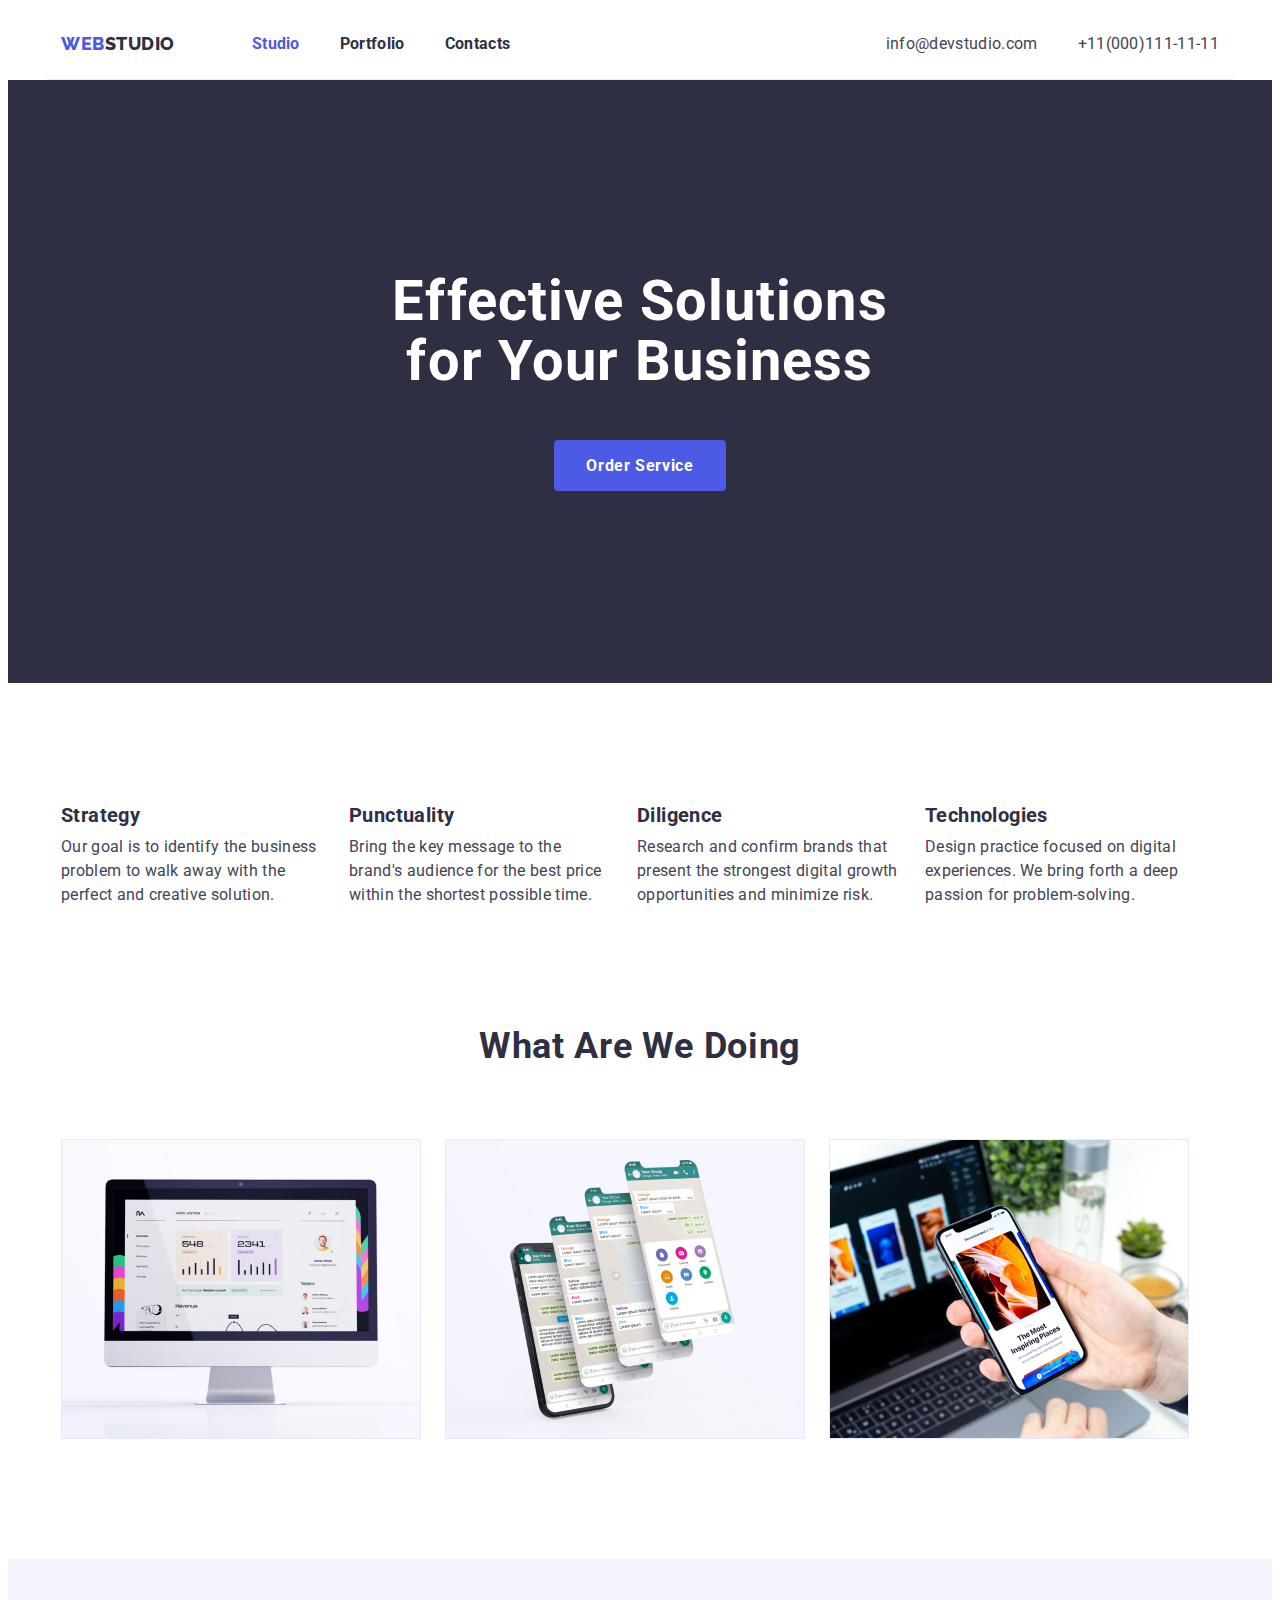
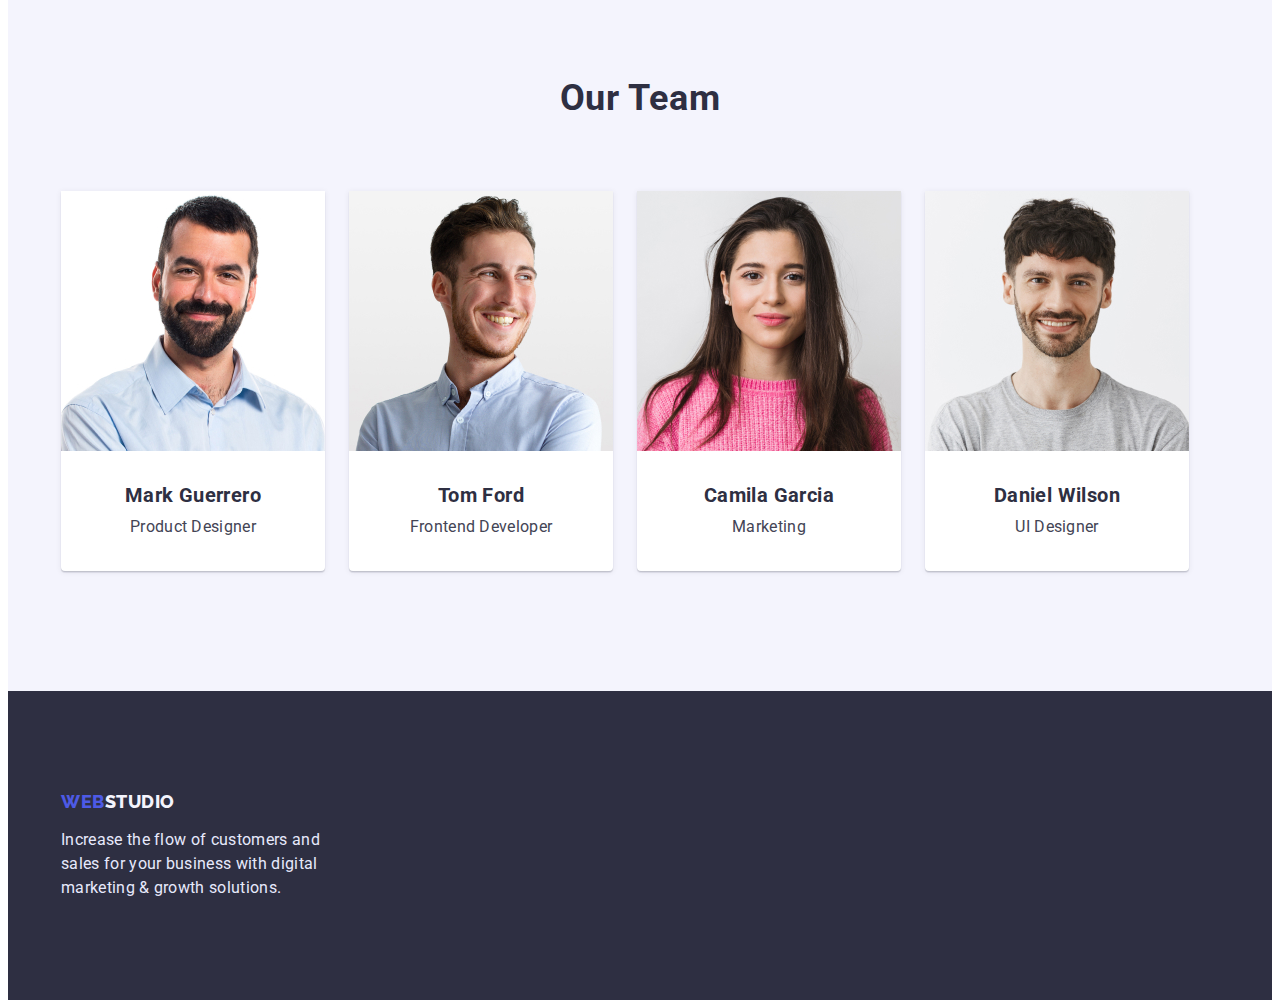
<file: index.html>
<!DOCTYPE html>
<html lang="en">
	<head>
		<meta charset="UTF-8" />
		<meta http-equiv="X-UA-Compatible" content="IE=edge" />
		<meta name="viewport" content="width=device-width, initial-scale=1.0" />
		<title>Web studio</title>
		<link rel="preconnect" href="https://fonts.googleapis.com" />
		<link rel="preconnect" href="https://fonts.gstatic.com" crossorigin />
		<link
			href="https://fonts.googleapis.com/css2?family=Raleway:wght@800&family=Roboto:wght@400;700&display=swap"
			rel="stylesheet"
		/>
		<link
			rel="stylesheet"
			href="https://cdnjs.cloudflare.com/ajax/libs/modern-normalize/1.1.0/modern-normalize.min.css"
			integrity="sha512-wpPYUAdjBVSE4KJnH1VR1HeZfpl1ub8YT/NKx4PuQ5NmX2tKuGu6U/JRp5y+Y8XG2tV+wKQpNHVUX03MfMFn9Q=="
			crossorigin="anonymous"
			referrerpolicy="no-referrer"
		/>
		<link rel="stylesheet" href="./css/style.css" />
	</head>
	<body>
		<header>
			<div class="container header">
				<nav class="header-nav">
					<a href="./index.html" class="logo-second">
						<span class="logo-first">WEB</span>
						STUDIO
					</a>
					<ul class="list header-list">
						<li class="header-item"><a href="" class="link current-link">Studio</a></li>
						<li class="header-item"><a href="./portfolio.html" class="link">Portfolio</a></li>
						<li class="header-item"><a href="" class="link">Contacts</a></li>
					</ul>
				</nav>

				<ul class="list header-contacts">
					<li class="header-item"><a href="mailto:info@devstudio.com" class="link">info@devstudio.com</a></li>
					<li class="header-item">
						<a href="+11(000)111-11-11" class="link">+11(000)111-11-11</a>
					</li>
				</ul>
			</div>
		</header>

		<main>
			<section class="hero section">
				<div class="container">
					<h1 class="hero-title">Effective Solutions for Your Business</h1>
					<button type="button" class="button-hero">Order Service</button>
				</div>
			</section>

			<section class="benefits section">
				<div class="container">
					<h2 class="visually-hidden">Benefits</h2>
					<ul class="list benefits-list">
						<li>
							<h3 class="benefits-title">Strategy</h3>
							<p class="benefits-text">
								Our goal is to identify the business problem to walk away with the perfect and creative solution.
							</p>
						</li>

						<li>
							<h3 class="benefits-title">Punctuality</h3>
							<p class="benefits-text">
								Bring the key message to the brand's audience for the best price within the shortest possible time.
							</p>
						</li>

						<li>
							<h3 class="benefits-title">Diligence</h3>
							<p class="benefits-text">
								Research and confirm brands that present the strongest digital growth opportunities and minimize risk.
							</p>
						</li>
						<li>
							<h3 class="benefits-title">Technologies</h3>
							<p class="benefits-text">
								Design practice focused on digital experiences. We bring forth a deep passion for problem-solving.
							</p>
						</li>
					</ul>
				</div>
			</section>

			<section class="products section">
				<div class="container">
					<h2 class="products-title">What are we doing</h2>
					<ul class="list products-list">
						<li><img src="./images/foto1.jpg" alt="foto1" width="360" /></li>
						<li><img src="./images/foto2.jpg" alt="foto2" width="360" /></li>
						<li><img src="./images/foto3.jpg" alt="foto3" width="360" /></li>
					</ul>
				</div>
			</section>

			<section class="team section">
				<div class="container">
					<h2 class="team-title">Our Team</h2>
					<ul class="list team-list">
						<li class="team-list-frame">
							<img src="./images/img1.jpg" alt="foto mark" width="264" />
							<div class="team-card">
								<h3 class="team-worker">Mark Guerrero</h3>
								<p class="team-text">Product Designer</p>
							</div>
						</li>

						<li class="team-list-frame">
							<img src="./images/img2.jpg" alt="foto tom" width="264" />
							<div class="team-card">
								<h3 class="team-worker">Tom Ford</h3>
								<p class="team-text">Frontend Developer</p>
							</div>
						</li>

						<li class="team-list-frame">
							<img src="./images/img3.jpg" alt="foto camila" width="264" />
							<div class="team-card">
								<h3 class="team-worker">Camila Garcia</h3>
								<p class="team-text">Marketing</p>
							</div>
						</li>

						<li class="team-list-frame">
							<img src="./images/img4.jpg" alt="foto daniel" width="264" />
							<div class="team-card">
								<h3 class="team-worker">Daniel Wilson</h3>
								<p class="team-text">UI Designer</p>
							</div>
						</li>
					</ul>
				</div>
			</section>
		</main>

		<footer class="footer">
			<div class="container">
				<a href="./index.html" class="logo-studio">
					<span class="logo-web">WEB</span>
					STUDIO
				</a>
				<p class="footer-text">
					Increase the flow of customers and sales for your business with digital marketing & growth solutions.
				</p>
			</div>
		</footer>
	</body>
</html>
</file>
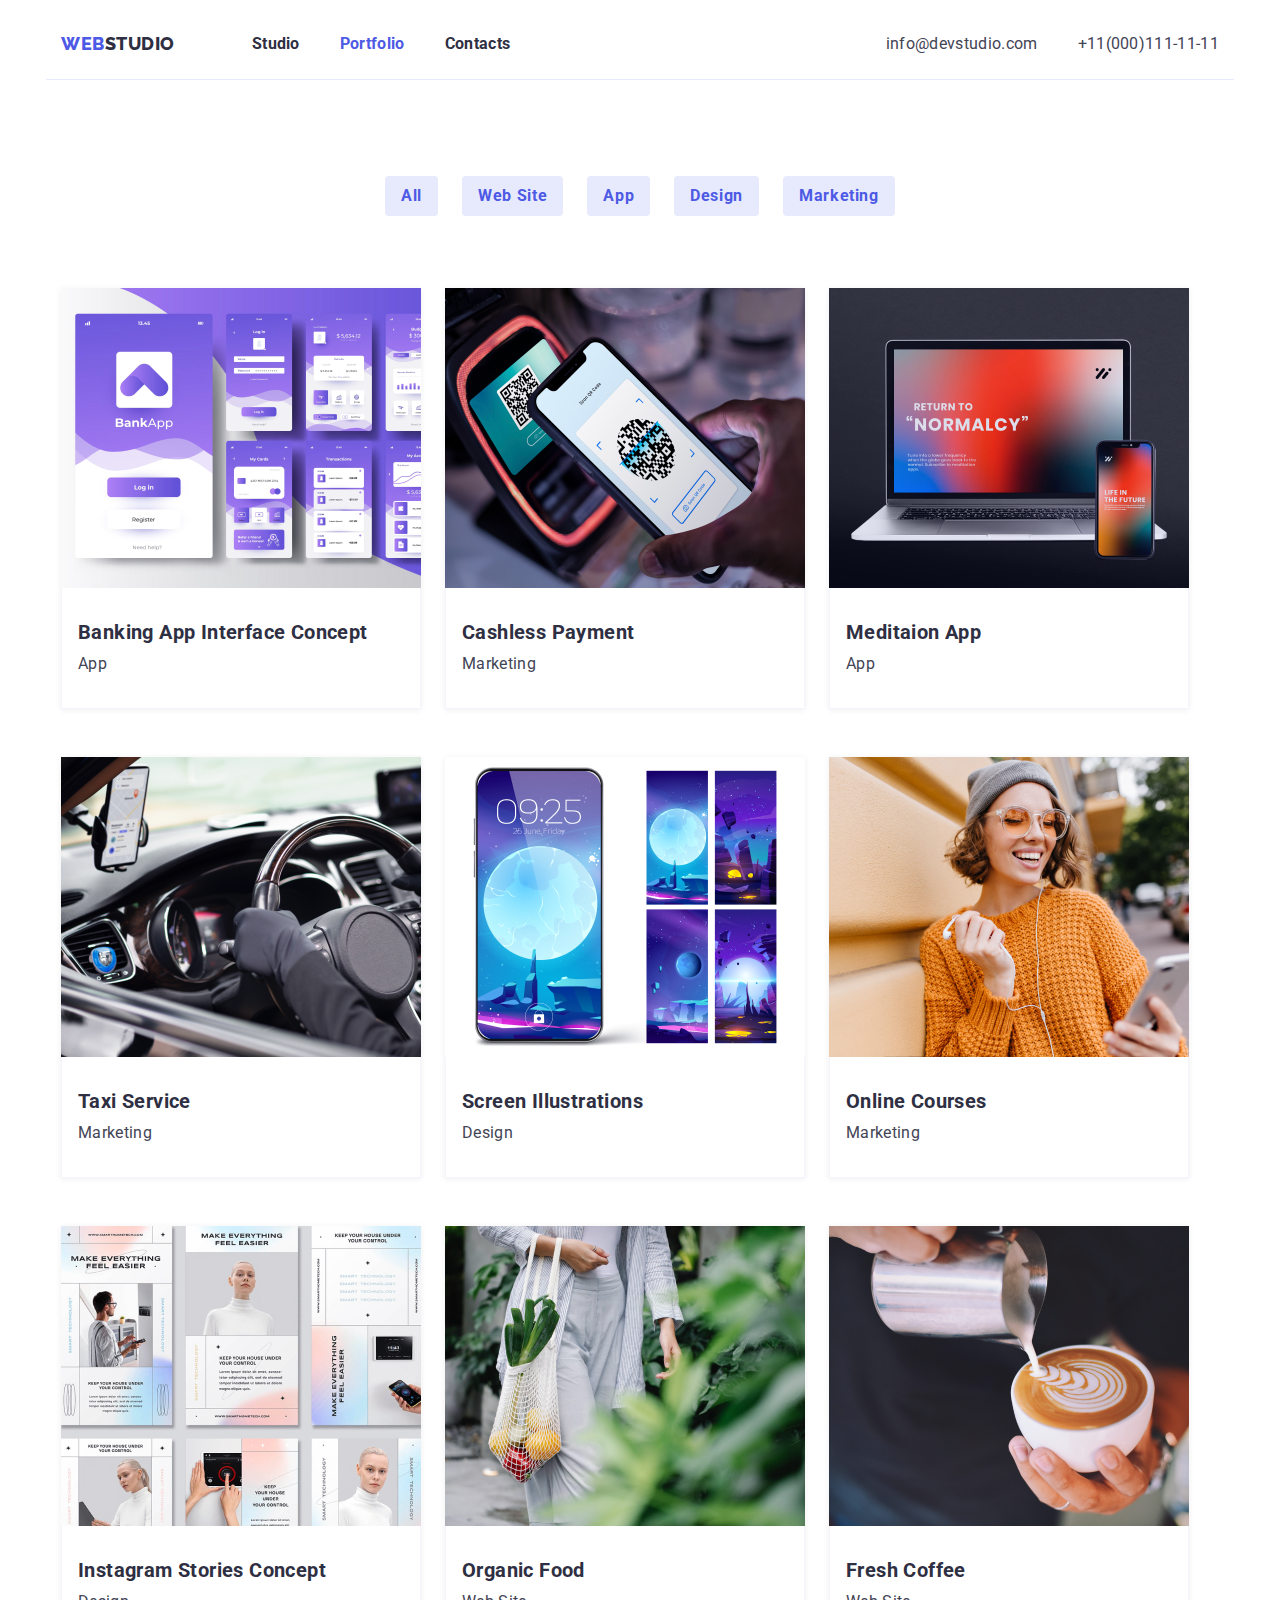
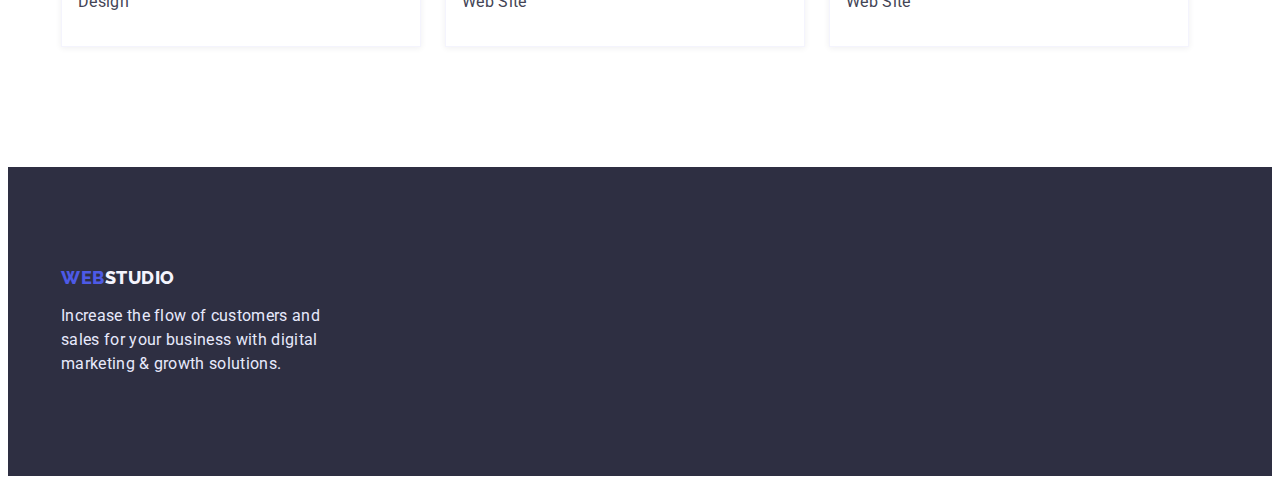
<file: portfolio.html>
<!DOCTYPE html>
<html lang="en">
	<head>
		<meta charset="UTF-8" />
		<meta http-equiv="X-UA-Compatible" content="IE=edge" />
		<meta name="viewport" content="width=device-width, initial-scale=1.0" />
		<title>Portfolio</title>
		<link rel="preconnect" href="https://fonts.googleapis.com" />
		<link rel="preconnect" href="https://fonts.gstatic.com" crossorigin />
		<link
			href="https://fonts.googleapis.com/css2?family=Raleway:wght@800&family=Roboto:wght@400;700&display=swap"
			rel="stylesheet"
		/>
		<link
			rel="stylesheet"
			href="https://cdnjs.cloudflare.com/ajax/libs/modern-normalize/1.1.0/modern-normalize.min.css"
			integrity="sha512-wpPYUAdjBVSE4KJnH1VR1HeZfpl1ub8YT/NKx4PuQ5NmX2tKuGu6U/JRp5y+Y8XG2tV+wKQpNHVUX03MfMFn9Q=="
			crossorigin="anonymous"
			referrerpolicy="no-referrer"
		/>
		<link rel="stylesheet" href="./css/style.css" />
	</head>

	<body>
		<header>
			<div class="container header">
				<nav class="header-nav">
					<a href="./index.html" class="logo-second">
						<span class="logo-first">WEB</span>
						STUDIO
					</a>
					<ul class="list header-list">
						<li class="header-item"><a href="./index.html" class="link">Studio</a></li>
						<li class="header-item"><a href="./portfolio.html" class="link current-link">Portfolio</a></li>
						<li class="header-item"><a href="" class="link">Contacts</a></li>
					</ul>
				</nav>

				<ul class="list header-contacts">
					<li class="header-item"><a href="mailto:info@devstudio.com" class="link">info@devstudio.com</a></li>
					<li class="header-item">
						<a href="+11(000)111-11-11" class="link">+11(000)111-11-11</a>
					</li>
				</ul>
			</div>
		</header>

		<main>
			<section class="portfolio-section">
				<div class="container">
					<h1 class="visually-hidden">Portfolio</h1>
					<ul class="list portfolio-filter">
						<li><button type="button" class="portfolio-button">All</button></li>
						<li><button type="button" class="portfolio-button">Web Site</button></li>
						<li><button type="button" class="portfolio-button">App</button></li>
						<li><button type="button" class="portfolio-button">Design</button></li>
						<li><button type="button" class="portfolio-button">Marketing</button></li>
					</ul>

					<ul class="list services-card">
						<li class="service">
							<img src="./img-portfolio/banking.jpg" alt="Banking App Interface Concept" width="360" />
							<div class="services-card-frame">
								<h2 class="services-title">Banking App Interface Concept</h2>
								<p class="services-text">App</p>
							</div>
						</li>

						<li class="service">
							<img src="./img-portfolio/cashless.jpg" alt="Cashless Payment" width="360" />
							<div class="services-card-frame">
								<h2 class="services-title">Cashless Payment</h2>
								<p class="services-text">Marketing</p>
							</div>
						</li>

						<li class="service">
							<img src="./img-portfolio/meditaion.jpg" alt="Meditaion App" width="360" />
							<div class="services-card-frame">
								<h2 class="services-title">Meditaion App</h2>
								<p class="services-text">App</p>
							</div>
						</li>

						<li class="service">
							<img src="./img-portfolio/taxi.jpg" alt="Taxi Service" width="360" />
							<div class="services-card-frame">
								<h2 class="services-title">Taxi Service</h2>
								<p class="services-text">Marketing</p>
							</div>
						</li>

						<li class="service">
							<img src="./img-portfolio/screen.jpg" alt="Screen Illustrations" width="360" />
							<div class="services-card-frame">
								<h2 class="services-title">Screen Illustrations</h2>
								<p class="services-text">Design</p>
							</div>
						</li>

						<li class="service">
							<img src="./img-portfolio/online.jpg" alt="Online Courses" width="360" />
							<div class="services-card-frame">
								<h2 class="services-title">Online Courses</h2>
								<p class="services-text">Marketing</p>
							</div>
						</li>

						<li class="service">
							<img src="./img-portfolio/instagram.jpg" alt="Instagram Stories Concept" width="360" />
							<div class="services-card-frame">
								<h2 class="services-title">Instagram Stories Concept</h2>
								<p class="services-text">Design</p>
							</div>
						</li>

						<li class="service">
							<img src="./img-portfolio/organic.jpg" alt="Organic Food" width="360" />
							<div class="services-card-frame">
								<h2 class="services-title">Organic Food</h2>
								<p class="services-text">Web Site</p>
							</div>
						</li>

						<li class="service">
							<img src="./img-portfolio/frresh coffee.jpg" alt="Fresh Coffee" width="360" />
							<div class="services-card-frame">
								<h2 class="services-title">Fresh Coffee</h2>
								<p class="services-text">Web Site</p>
							</div>
						</li>
					</ul>
				</div>
			</section>
		</main>

		<footer class="footer">
			<div class="container">
				<a href="./index.html" class="logo-studio">
					<span class="logo-web">WEB</span>
					STUDIO
				</a>
				<p class="footer-text">
					Increase the flow of customers and sales for your business with digital marketing & growth solutions.
				</p>
			</div>
		</footer>
	</body>
</html>
</file>
<file: css/style.css>
:root {
	--description-text-color: #434455;
	--title-text-color: #2e2f42;
	--background-color: #ffffff;
	--accent-color: #4d5ae5;
	--background-team: #f4f4fd;
	--footer-text: #e7e9fc;
	--button-hero-bg: #404bbf;
	--button-portfolio-bg: #e7e9fc;
}

body {
	background-color: var(--background-color);
	color: var(--description-text-color);
	font-family: roboto, sans-serif;
	font-size: 16px;
	letter-spacing: 0.02em;
}

h1,
h2,
h3,
h4,
h5,
h6,
p {
	margin: 0;
}

img {
	display: block;
	max-width: 100%;
	height: auto;
}

button {
	display: block;
	cursor: pointer;
	border: none;
	border-radius: 4px;
}

.list {
	list-style: none;
	padding-left: 0;
	margin: 0;
}

.link {
	text-decoration: none;
}

.section {
	padding-top: 120px;
	padding-bottom: 120px;
}

.container {
	width: 1158px;
	padding: 0 15px;
	margin: 0 auto;
}

/* щоб заховати непотрібні заголовки */
.visually-hidden {
	position: absolute;
	width: 1px;
	height: 1px;
	margin: -1px;
	border: 0;
	padding: 0;

	white-space: nowrap;
	clip-path: inset(100%);
	clip: rect(0 0 0 0);
	overflow: hidden;
}

/* ---------------HEADER------------------- */

.header {
	display: flex;
	align-items: center;
	border-bottom: 1px solid #e7e9fc;
}

.header-list {
	display: block;
	margin-left: 77px;
	gap: 40px;
}

.header-contacts {
	display: flex;
	margin-left: auto;
	gap: 40px;
}

.header-nav,
.list {
	display: flex;
	align-items: center;
}

/*-----------------НЕ УВЕРЕН В ПРАВИЛЬНОСТИ ХЕДЕР---------------*/

.logo-second {
	color: var(--title-text-color);
	text-decoration: none;
	font-family: "Raleway", sans-serif;

	font-weight: 800;
	font-size: 18px;
	line-height: 1.3;
	display: flex;
	letter-spacing: 0.03em;
	text-transform: uppercase;
	margin-top: 24px;
	margin-bottom: 24px;
}
.logo-first {
	color: var(--accent-color);
	text-decoration: none;
	font-family: "Raleway", sans-serif;

	font-weight: 800;
	font-size: 18px;
	line-height: 1.3;
	display: flex;
	letter-spacing: 0.03em;
	text-transform: uppercase;
}

.header-list a {
	color: var(--title-text-color);
	text-decoration: none;

	font-weight: 700;
	font-size: 16px;
	line-height: 1.5;
	letter-spacing: 0.02em;
}

.header-list .current-link {
	color: var(--accent-color);
}

.header-list .link:hover,
.header-list .link:focus {
	color: var(--accent-color);
}
.header-list .link:active {
	color: var(--accent-color);
}

.header-contacts a {
	text-decoration: none;
	color: var(--description-text-color);

	font-weight: 400;
	font-size: 16px;
	line-height: 1.5;
	letter-spacing: 0.02em;
}

.header-contacts .link:hover,
.header-contacts .link:focus {
	color: var(--accent-color);
}

/* ------------HERO-------------*/

.hero-title {
	color: var(--background-color);

	font-weight: 700;
	font-size: 56px;
	line-height: 1.07;
	text-align: center;
	letter-spacing: 0.02em;

	width: 496px;

	margin-left: auto;
	margin-right: auto;
}

.hero {
	background-color: var(--title-text-color);
	text-align: center;
	padding-top: 192px;
	padding-bottom: 192px;
}

.button-hero {
	color: var(--background-color);
	background-color: var(--accent-color);

	font-family: inherit;
	font-weight: 700;
	font-size: 16px;
	line-height: 1.19;
	display: flex;
	align-items: center;
	letter-spacing: 0.04em;

	padding: 16px 32px;
	margin-left: auto;
	margin-right: auto;
	margin-top: 48px;
}

.button-hero:hover,
.button-hero:focus {
	color: var(--background-color);
	background-color: var(--button-hero-bg);
}

.button-hero:active {
	color: var(--background-color);
	background-color: var(--button-hero-bg);
}

/* ----------------BENEFITS--------------------*/

.benefits-title {
	color: var(--title-text-color);

	font-weight: 700;
	font-size: 20px;
	line-height: 1.2;
	letter-spacing: 0.02em;

	margin-bottom: 8px;
}

.benefits-list {
	display: flex;
	gap: 24px;
}

.benefits-title .p {
	font-size: 16px;
	line-height: 1.5;
	letter-spacing: 0.02em;
}

.benefits-text {
	color: var(--description-text-color);
	width: 264px;
	height: 72px;

	font-weight: 400;
	font-size: 16px;
	line-height: 1.5;
	letter-spacing: 0.02em;
}

/* ----------------PRODUCTS-------------------*/

.products-title {
	color: var(--title-text-color);

	font-weight: 700;
	font-size: 36px;
	line-height: 1.11;
	text-align: center;
	letter-spacing: 0.02em;
	text-transform: capitalize;

	margin-bottom: 72px;
}

.products-list {
	display: flex;
	gap: 24px;
}

.products {
	padding-top: 0;
}

/* -----------------TEAM----------------------*/

.team {
	background-color: var(--background-team);
}
.team-title {
	color: var(--title-text-color);

	font-weight: 700;
	font-size: 36px;
	line-height: 1.11;
	text-align: center;
	letter-spacing: 0.02em;
	text-transform: capitalize;

	margin-bottom: 72px;
}

.team-list {
	display: flex;
	gap: 24px;
}

.team-list-frame {
	background: #ffffff;
	box-shadow: 0px 1px 6px rgba(46, 47, 66, 0.08), 0px 1px 1px rgba(46, 47, 66, 0.16), 0px 2px 1px rgba(46, 47, 66, 0.08);
	border-radius: 0px 0px 4px 4px;
}

.team-worker {
	color: var(--title-text-color);
	font-weight: 700;
	font-size: 20px;
	line-height: 1.2;
	letter-spacing: 0.02em;
	text-align: center;
}

.team-text {
	color: var(--description-text-color);
	font-weight: 400;
	font-size: 16px;
	line-height: 1.5;
	text-align: center;
	letter-spacing: 0.02em;

	margin-top: 8px;
}

.team-card {
	padding-top: 32px;
	padding-bottom: 32px;
}

/* ----------------FOOTER---------------------*/
.footer {
	background-color: var(--title-text-color);
	padding: 100px 0;
}

.footer-text {
	color: var(--footer-text);
	width: 264px;

	margin-top: 16px;
	line-height: 1.5;
}

.logo-web {
	color: var(--accent-color);
	text-decoration: none;
	font-family: "Raleway", sans-serif;

	font-weight: 800;
	font-size: 18px;
	line-height: 1.17;
	display: flex;
	letter-spacing: 0.03em;
	text-transform: uppercase;
}
.logo-studio {
	color: var(--background-team);
	text-decoration: none;
	font-family: "Raleway", sans-serif;

	font-weight: 800;
	font-size: 18px;
	line-height: 1.17;
	display: flex;
	letter-spacing: 0.03em;
	text-transform: uppercase;
}

/* ---------------------PORTFOLIO PAGE-------------------- */

.portfolio-section {
	padding-top: 96px;
	padding-bottom: 120px;
}

.portfolio-filter {
	display: flex;
	gap: 24px;
	justify-content: center;
	margin-bottom: 72px;
}

.portfolio-button {
	color: var(--accent-color);
	background-color: var(--button-portfolio-bg);
	cursor: pointer;

	font-family: inherit;
	font-weight: 700;
	font-size: 16px;
	line-height: 1.5;
	display: flex;
	align-items: center;
	text-align: center;
	letter-spacing: 0.04em;

	padding-top: 8px;
	padding-bottom: 8px;
	padding-left: 16px;
	padding-right: 16px;
}

.portfolio-button:hover,
.portfolio-button:focus {
	color: var(--background-color);
	background-color: var(--accent-color);
}

.services-title {
	color: var(--title-text-color);

	font-weight: 700;
	font-size: 20px;
	line-height: 1.2;
	letter-spacing: 0.02em;
}

.services-title .p {
	font-weight: 400;
	font-size: 16px;
	line-height: 1.5;
	letter-spacing: 0.02em;
}

.services-text {
	color: var(--description-text-color);
	height: 24px;
	font-weight: 400;
	font-size: 16px;
	line-height: 1.5;
	letter-spacing: 0.02em;

	margin-top: 8px;
}

.services-card {
	display: flex;
	flex-wrap: wrap;
	column-gap: 24px;
	row-gap: 48px;
}

.service {
	box-shadow: 0px 1px 6px rgba(46, 47, 66, 0.08);
}

.services-card-frame {
	padding-top: 32px;
	padding-bottom: 32px;
	padding-left: 16px;

	border: 0.5px solid #f4f4fd;
	border-top: 0;
}

/* FOR 7 HOMEWORK
.section {
	@media screen and (max-width: 1199 px) {
		padding-top: 96px;
		padding-bottom: 96px;
}*/
</file>
